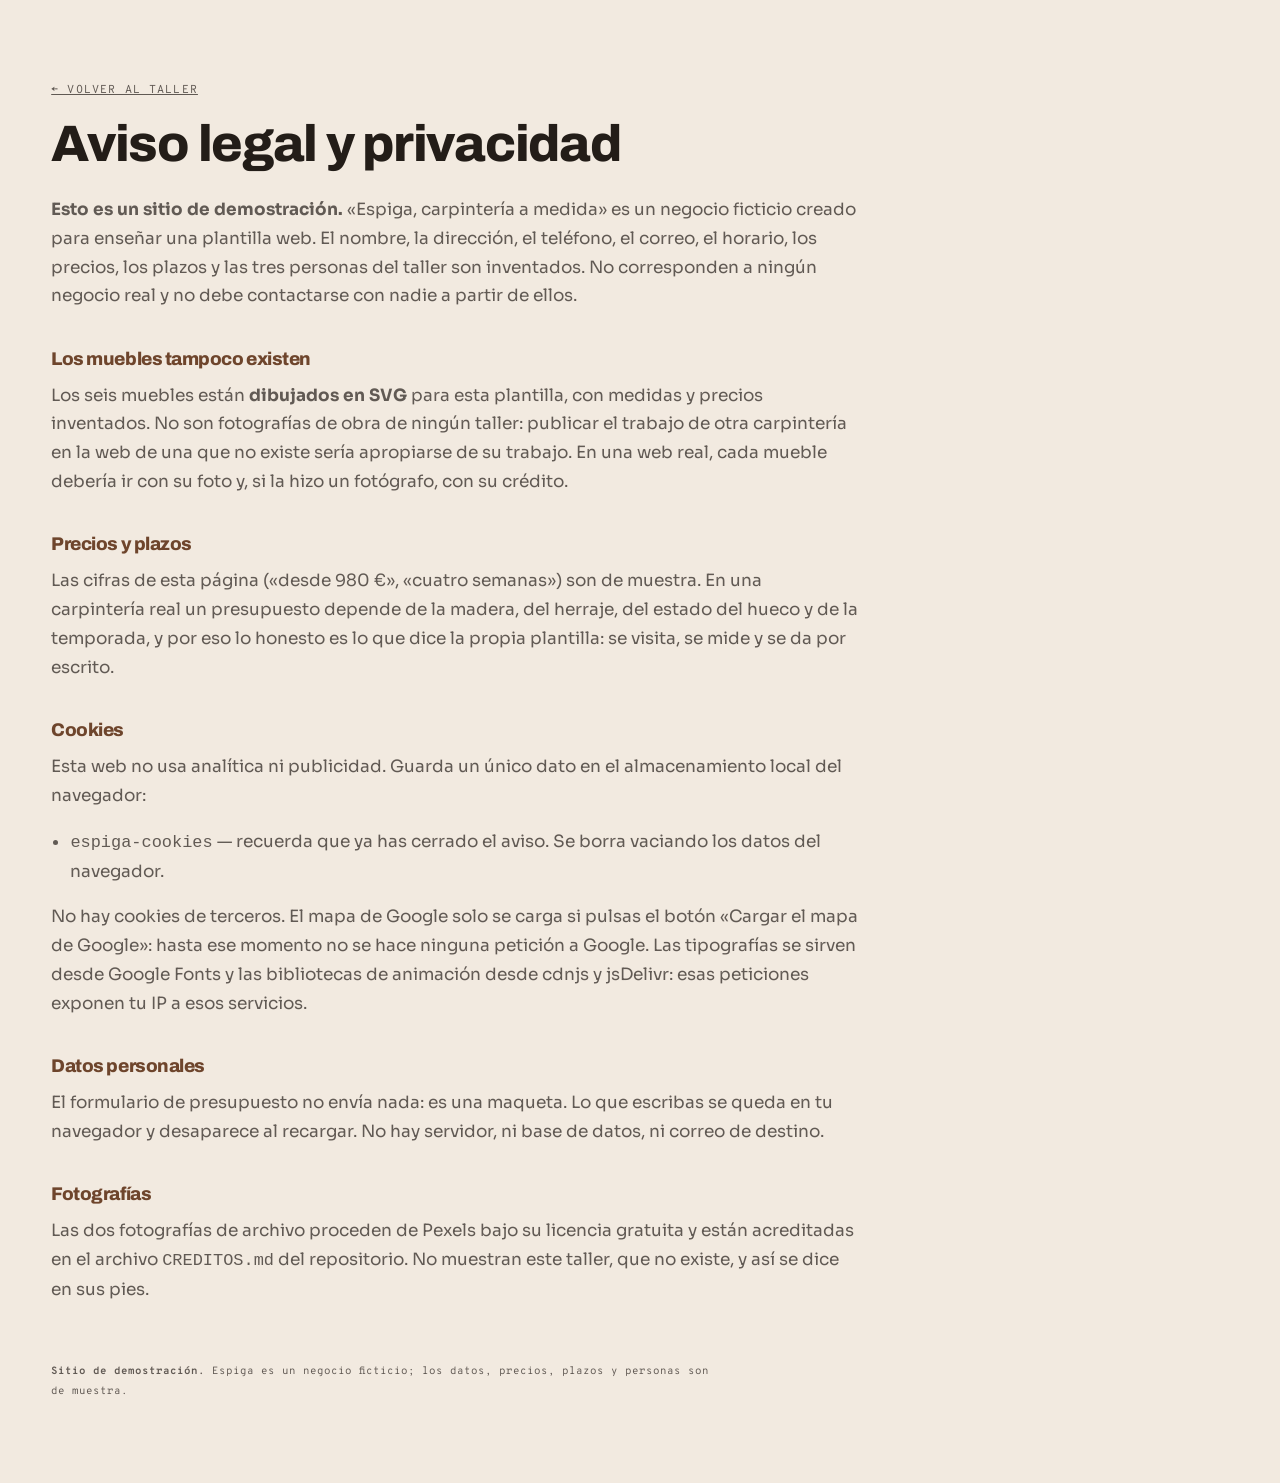
<file: legal.html>
<!doctype html>
<!-- SITIO DE DEMOSTRACIÓN. Espiga es una carpintería ficticia. -->
<html lang="es">
<head>
<meta charset="utf-8">
<meta name="viewport" content="width=device-width, initial-scale=1">
<meta name="robots" content="noindex, nofollow">
<title>Aviso legal y privacidad · Espiga (demostración)</title>
<link rel="icon" href="favicon.svg" type="image/svg+xml">
<link rel="preconnect" href="https://fonts.googleapis.com">
<link rel="preconnect" href="https://fonts.gstatic.com" crossorigin>
<link rel="stylesheet" href="https://fonts.googleapis.com/css2?family=Archivo:wght@400;600;800&family=Sora:wght@400;500;600&family=Overpass+Mono:wght@400;500&display=swap">
<link rel="stylesheet" href="css/estilo.css">
<style>
  .legal { max-width: 70ch; padding: clamp(3rem, 9vh, 6rem) var(--marco); }
  .legal h1 { font-size: clamp(1.9rem, 1.2rem + 2.8vw, 3.2rem); margin-bottom: 1.5rem; }
  .legal h2 { font-size: 1.15rem; margin: 2.4rem 0 0.8rem; color: var(--madera-oscura); }
  .legal p, .legal li { color: var(--tinta-70); }
  .legal ul { padding-left: 1.2rem; }
</style>
</head>
<body>
<main class="legal">
  <p class="indice"><a href="index.html">← Volver al taller</a></p>
  <h1>Aviso legal y privacidad</h1>

  <p><strong>Esto es un sitio de demostración.</strong> «Espiga, carpintería a medida» es
  un negocio ficticio creado para enseñar una plantilla web. El nombre, la dirección, el
  teléfono, el correo, el horario, los precios, los plazos y las tres personas del taller
  son inventados. No corresponden a ningún negocio real y no debe contactarse con nadie a
  partir de ellos.</p>

  <h2>Los muebles tampoco existen</h2>
  <p>Los seis muebles están <strong>dibujados en SVG</strong> para esta plantilla, con
  medidas y precios inventados. No son fotografías de obra de ningún taller: publicar el
  trabajo de otra carpintería en la web de una que no existe sería apropiarse de su
  trabajo. En una web real, cada mueble debería ir con su foto y, si la hizo un
  fotógrafo, con su crédito.</p>

  <h2>Precios y plazos</h2>
  <p>Las cifras de esta página («desde 980 €», «cuatro semanas») son de muestra. En una
  carpintería real un presupuesto depende de la madera, del herraje, del estado del hueco
  y de la temporada, y por eso lo honesto es lo que dice la propia plantilla: se visita,
  se mide y se da por escrito.</p>

  <h2 id="cookies">Cookies</h2>
  <p>Esta web no usa analítica ni publicidad. Guarda un único dato en el almacenamiento
  local del navegador:</p>
  <ul>
    <li><code>espiga-cookies</code> — recuerda que ya has cerrado el aviso. Se borra
    vaciando los datos del navegador.</li>
  </ul>
  <p>No hay cookies de terceros. El mapa de Google solo se carga si pulsas el botón
  «Cargar el mapa de Google»: hasta ese momento no se hace ninguna petición a Google. Las
  tipografías se sirven desde Google Fonts y las bibliotecas de animación desde cdnjs y
  jsDelivr: esas peticiones exponen tu IP a esos servicios.</p>

  <h2>Datos personales</h2>
  <p>El formulario de presupuesto no envía nada: es una maqueta. Lo que escribas se queda
  en tu navegador y desaparece al recargar. No hay servidor, ni base de datos, ni correo
  de destino.</p>

  <h2>Fotografías</h2>
  <p>Las dos fotografías de archivo proceden de Pexels bajo su licencia gratuita y están
  acreditadas en el archivo <code>CREDITOS.md</code> del repositorio. No muestran este
  taller, que no existe, y así se dice en sus pies.</p>

  <p class="pie__sello" style="border:0;padding-top:2.5rem">
    <strong>Sitio de demostración.</strong> Espiga es un negocio ficticio; los datos,
    precios, plazos y personas son de muestra.
  </p>
</main>
</body>
</html>
</file>
<file: css/estilo.css>
/* ==========================================================================
   Espiga — carpintería a medida (SITIO DE DEMOSTRACIÓN, negocio ficticio)
   Concepto: «Ensamble». Un mueble a medida es, sobre todo, dos piezas que
   encajan. La web se comporta igual: las cosas entran desde su lado y se
   meten en su hueco, y el hero es una espiga entrando en su mortaja.
   ========================================================================== */

:root {
  --papel: #F2EAE0;
  --papel-claro: #F9F4EC;
  --tinta: #231D18;
  --tinta-70: rgba(35, 29, 24, 0.7);
  --tinta-45: rgba(35, 29, 24, 0.64);
  --tinta-12: rgba(35, 29, 24, 0.12);
  --madera: #B07F41;
  --madera-oscura: #6E452C;
  --cota: #7A6A58;
  --verde: #4A6B3E;

  --display: "Archivo", "Trebuchet MS", sans-serif;
  --texto: "Sora", system-ui, sans-serif;
  --mono: "Overpass Mono", ui-monospace, "Courier New", monospace;

  --marco: clamp(1rem, 4vw, 4rem);
}

*, *::before, *::after { box-sizing: border-box; }
html { -webkit-text-size-adjust: 100%; overflow-x: clip; }

body {
  margin: 0;
  background: var(--papel);
  color: var(--tinta);
  font-family: var(--texto);
  font-size: clamp(1rem, 0.96rem + 0.2vw, 1.06rem);
  line-height: 1.7;
  overflow-x: hidden;
}

img, svg { max-width: 100%; }
img { height: auto; display: block; }

h1, h2, h3 { font-family: var(--display); font-weight: 800; line-height: 1.05; letter-spacing: -0.025em; margin: 0; }
p { margin: 0 0 1em; }
a { color: inherit; }

::selection { background: var(--madera); color: var(--papel-claro); }
:focus-visible { outline: 3px solid var(--madera-oscura); outline-offset: 3px; }

.visualmente-oculta {
  position: absolute !important;
  width: 1px; height: 1px; margin: -1px; padding: 0; border: 0;
  clip-path: inset(50%); overflow: hidden; white-space: nowrap;
}

.salto {
  position: fixed; top: 0.75rem; left: 0.75rem; z-index: 300;
  transform: translateY(-200%);
  background: var(--madera-oscura); color: var(--papel-claro);
  padding: 0.7rem 1.1rem; border-radius: 3px;
  font-family: var(--mono); font-size: 0.75rem; text-decoration: none;
}
.salto:focus { transform: none; }

section[id] { scroll-margin-top: clamp(4.5rem, 10vh, 6rem); }

.kicker, .indice {
  font-family: var(--mono); font-size: 0.72rem;
  letter-spacing: 0.1em; text-transform: uppercase;
  color: var(--madera-oscura); margin: 0 0 1.1rem;
}
.parrafo { color: var(--tinta-70); max-width: 56ch; }
.seccion__cabeza { max-width: 62ch; }
.seccion__cabeza h2 { font-size: clamp(1.8rem, 1.1rem + 2.8vw, 3.3rem); margin-bottom: 1rem; }
.aviso { font-family: var(--mono); font-size: 0.7rem; line-height: 1.9; color: var(--tinta-45); margin: 1.8rem 0 0; max-width: 88ch; }

/* ── Botones ───────────────────────────────────────────────────────────── */
.boton {
  display: inline-flex; align-items: center; gap: 0.5rem;
  font-family: var(--mono); font-size: 0.76rem; font-weight: 500;
  letter-spacing: 0.03em; text-decoration: none;
  padding: 0.85rem 1.4rem;
  border: 2px solid var(--tinta); border-radius: 3px;
  background: transparent; color: var(--tinta); cursor: pointer;
  transition: background 0.2s ease, color 0.2s ease, border-color 0.2s ease;
}
.boton--madera { background: var(--madera-oscura); border-color: var(--madera-oscura); color: var(--papel-claro); }
.boton--madera:hover { background: var(--tinta); border-color: var(--tinta); }
.boton--linea:hover { background: var(--tinta); color: var(--papel-claro); }

/* ── Cabecera ──────────────────────────────────────────────────────────── */
.cabecera {
  position: fixed; inset: 0 0 auto 0; z-index: 90;
  display: flex; align-items: center; justify-content: space-between; gap: 1rem;
  padding: 0.85rem var(--marco);
  background: color-mix(in srgb, var(--papel) 92%, transparent);
  backdrop-filter: blur(8px);
  border-bottom: 1px solid transparent;
  transition: border-color 0.3s ease;
}
.cabecera.esta-pegada { border-bottom-color: var(--tinta-12); }
.marca { display: inline-flex; align-items: center; gap: 0.6rem; text-decoration: none; }
.marca__icono { width: 38px; height: auto; color: var(--madera-oscura); flex: none; }
.marca__texto { font-family: var(--display); font-weight: 800; font-size: 1.2rem; letter-spacing: -0.03em; }

.nav { display: flex; align-items: center; gap: clamp(0.8rem, 1.8vw, 2rem); }
.nav ul { display: flex; gap: clamp(0.7rem, 1.6vw, 1.4rem); list-style: none; margin: 0; padding: 0; }
.nav a {
  font-family: var(--mono); font-size: 0.74rem; text-decoration: none;
  border-bottom: 2px solid transparent; padding-bottom: 2px;
}
.nav a:hover { border-bottom-color: var(--madera); }
.nav__cta { padding: 0.55rem 1rem; }

.hamburguesa {
  display: none; align-items: center; gap: 0.5rem;
  background: none; border: 2px solid var(--tinta); border-radius: 3px;
  padding: 0.5rem 0.9rem; cursor: pointer; color: inherit;
  font-family: var(--mono); font-size: 0.72rem;
}
.hamburguesa__lineas { display: grid; gap: 4px; width: 18px; }
.hamburguesa__lineas i { display: block; height: 2px; background: currentColor; transition: transform 0.3s ease; }
.hamburguesa[aria-expanded="true"] .hamburguesa__lineas i:first-child { transform: translateY(3px) rotate(45deg); }
.hamburguesa[aria-expanded="true"] .hamburguesa__lineas i:last-child { transform: translateY(-3px) rotate(-45deg); }

/* ── Hero y el ensamble ────────────────────────────────────────────────── */
.hero {
  min-height: 100svh;
  padding: clamp(6.5rem, 14vh, 9rem) var(--marco) clamp(2.5rem, 6vh, 4rem);
  display: grid;
  grid-template-columns: minmax(0, 1fr) minmax(0, 0.95fr);
  gap: clamp(2rem, 5vw, 4rem);
  align-items: center;
}
.hero__titulo { font-size: clamp(2.2rem, 1.1rem + 3.8vw, 4.4rem); max-width: 15ch; margin-bottom: 1.2rem; }
.hero__entrada { color: var(--tinta-70); max-width: 48ch; font-size: 1.04em; }
.hero__acciones { display: flex; gap: 0.8rem; flex-wrap: wrap; margin: 2rem 0; }
.hero__cifras {
  list-style: none; margin: 0; padding: 1.5rem 0 0; border-top: 2px solid var(--tinta);
  display: flex; flex-wrap: wrap; gap: clamp(1.2rem, 4vw, 3.5rem);
}
.hero__cifras li { display: grid; }
.hero__cifras b {
  font-family: var(--display); font-weight: 800; font-size: clamp(1.9rem, 1.4rem + 1.8vw, 2.8rem);
  line-height: 1; color: var(--madera-oscura); font-variant-numeric: tabular-nums;
}
.hero__cifras span { font-family: var(--mono); font-size: 0.64rem; color: var(--tinta-45); margin-top: 0.4rem; max-width: 18ch; }

.ensamble { margin: 0; }
.ensamble svg { width: 100%; height: auto; }
.ensamble figcaption { display: grid; gap: 0.7rem; justify-items: start; margin-top: 1rem; }
.ensamble__boton {
  font-family: var(--mono); font-size: 0.74rem;
  padding: 0.55rem 1rem; border-radius: 3px;
  border: 2px solid var(--tinta); background: transparent; color: var(--tinta); cursor: pointer;
  transition: background 0.2s ease, color 0.2s ease;
}
.ensamble__boton:hover { background: var(--tinta); color: var(--papel-claro); }
.ensamble__pie { font-family: var(--mono); font-size: 0.68rem; color: var(--tinta-45); line-height: 1.8; }

/* ── Muebles ───────────────────────────────────────────────────────────── */
.muebles { padding: clamp(3.5rem, 8vh, 6rem) var(--marco); background: var(--papel-claro); border-block: 2px solid var(--tinta); }
.rejilla {
  list-style: none; margin: clamp(2rem, 5vh, 3.5rem) 0 0; padding: 0;
  display: grid; grid-template-columns: repeat(auto-fill, minmax(min(100%, 20rem), 1fr));
  gap: clamp(1.4rem, 3vw, 2.6rem);
}
.mueble {
  background: var(--papel); border: 2px solid var(--tinta); border-radius: 4px;
  padding: clamp(1rem, 2vw, 1.5rem);
  display: grid; gap: 0.9rem; align-content: start;
  transition: box-shadow 0.25s ease, transform 0.25s ease;
}
.mueble:hover { transform: translate(-2px, -2px); box-shadow: 8px 8px 0 var(--madera); }
.mueble img { width: 100%; }
.mueble__ficha h3 { font-size: 1.25rem; margin-bottom: 0.2rem; }
.mueble__dato { font-family: var(--mono); font-size: 0.66rem; color: var(--madera-oscura); margin: 0 0 0.6rem; }
.mueble__ficha p:not(.mueble__dato):not(.mueble__precio) { color: var(--tinta-70); font-size: 0.92em; margin: 0 0 0.6rem; }
.mueble__precio { font-family: var(--mono); font-weight: 500; font-size: 0.92rem; margin: 0; }

/* ── Cómo trabajamos ───────────────────────────────────────────────────── */
.como { padding: clamp(3.5rem, 8vh, 6rem) var(--marco); }
.pasos {
  list-style: none; margin: clamp(2rem, 5vh, 3.5rem) 0 clamp(2rem, 5vh, 3rem); padding: 0;
  display: grid; grid-template-columns: repeat(auto-fit, minmax(min(100%, 13rem), 1fr));
  gap: 0;
}
.pasos li { border-left: 2px solid var(--tinta-12); padding: 0 clamp(0.9rem, 1.8vw, 1.5rem); }
.pasos li:first-child { border-left: 0; padding-left: 0; }
.pasos__num { font-family: var(--mono); font-size: 0.72rem; color: var(--madera-oscura); margin-bottom: 0.8rem; }
.pasos h3 { font-size: 1.25rem; margin-bottom: 0.5rem; }
.pasos li p:not(.pasos__num):not(.pasos__dato) { color: var(--tinta-70); font-size: 0.92em; }
.pasos__dato {
  display: inline-block; margin: 0;
  font-family: var(--mono); font-size: 0.66rem; color: var(--tinta);
  border: 1.5px solid var(--cota); border-radius: 2px; padding: 0.25rem 0.6rem;
}

.como__foto { margin: 0; }
.como__foto img { width: 100%; max-height: 62vh; object-fit: cover; border: 2px solid var(--tinta); border-radius: 4px; }
.como__foto figcaption, .taller__foto figcaption {
  font-family: var(--mono); font-size: 0.66rem; color: var(--tinta-45); margin-top: 0.7rem; line-height: 1.7;
}

/* ── Maderas ───────────────────────────────────────────────────────────── */
.maderas { padding: clamp(3.5rem, 8vh, 6rem) var(--marco); background: var(--tinta); color: var(--papel); }
.maderas .indice { color: var(--madera); }
.tabla { width: 100%; border-collapse: collapse; margin: clamp(2rem, 5vh, 3rem) 0; }
.tabla thead th {
  text-align: left; padding: 0 0.6rem 0.7rem 0;
  font-family: var(--mono); font-size: 0.64rem; font-weight: 500;
  letter-spacing: 0.1em; text-transform: uppercase; color: rgba(242, 234, 224, 0.5);
  border-bottom: 2px solid var(--madera);
}
.tabla tbody tr { border-bottom: 1px solid rgba(242, 234, 224, 0.2); }
.tabla th, .tabla td { text-align: left; padding: 0.9rem 0.6rem 0.9rem 0; vertical-align: baseline; }
.tabla tbody th { font-family: var(--texto); font-weight: 600; font-size: 1rem; }
.tabla td:first-of-type {
  font-family: var(--display); font-weight: 800; font-size: 1.3rem;
  color: var(--madera); white-space: nowrap; width: 6rem;
}
.tabla td:last-child { color: rgba(242, 234, 224, 0.72); font-size: 0.92em; }

.maderas__nota { border: 2px solid rgba(242, 234, 224, 0.3); border-radius: 4px; padding: clamp(1.2rem, 3vw, 1.8rem); max-width: 74ch; }
.maderas__nota h3 { font-size: 1.2rem; margin-bottom: 0.9rem; }
.maderas__nota ul { margin: 0; padding-left: 1.1rem; display: grid; gap: 0.6rem; }
.maderas__nota li { color: rgba(242, 234, 224, 0.8); font-size: 0.93em; }

/* ── El taller ─────────────────────────────────────────────────────────── */
.taller { padding: clamp(3.5rem, 8vh, 6rem) var(--marco); }
.taller__rejilla {
  display: grid; gap: clamp(1.5rem, 4vw, 3.5rem);
  grid-template-columns: minmax(0, 1.6fr) minmax(0, 0.8fr);
  margin-top: clamp(2rem, 5vh, 3.5rem);
  align-items: start;
}
.fichas { list-style: none; margin: 0; padding: 0; display: grid; gap: 1.6rem; }
.fichas li { border-top: 2px solid var(--tinta); padding-top: 1rem; }
.fichas h3 { font-size: 1.2rem; margin-bottom: 0.2rem; }
.fichas__papel { font-family: var(--mono); font-size: 0.66rem; color: var(--madera-oscura); margin-bottom: 0.6rem; }
.fichas li p:last-child { color: var(--tinta-70); font-size: 0.92em; margin: 0; }
.taller__foto { margin: 0; }
.taller__foto img { width: 100%; aspect-ratio: 2 / 3; object-fit: cover; border: 2px solid var(--tinta); border-radius: 4px; }

/* ── Presupuesto ───────────────────────────────────────────────────────── */
.presupuesto { padding: clamp(3.5rem, 8vh, 6rem) var(--marco); background: var(--papel-claro); border-top: 2px solid var(--tinta); }
.presupuesto__rejilla {
  display: grid; gap: clamp(2rem, 4vw, 3.5rem);
  grid-template-columns: repeat(auto-fit, minmax(min(100%, 19rem), 1fr));
  margin-top: clamp(2rem, 5vh, 3.5rem);
  align-items: start;
}
.formulario { background: var(--papel); border: 2px solid var(--tinta); border-radius: 4px; padding: clamp(1.3rem, 3vw, 2.2rem); }
.formulario h3 { font-size: 1.3rem; margin-bottom: 0.7rem; }
.formulario__texto { color: var(--tinta-70); font-size: 0.92em; }
.campo { display: grid; gap: 0.35rem; margin-bottom: 1rem; }
.campo label { font-family: var(--mono); font-size: 0.66rem; letter-spacing: 0.06em; text-transform: uppercase; color: var(--tinta-45); }
.campo input, .campo select {
  font: inherit; font-size: 0.95em;
  padding: 0.7rem 0.85rem;
  border: 2px solid var(--tinta-12); border-radius: 3px;
  background: var(--papel-claro); color: inherit; width: 100%;
}
.formulario__estado { font-family: var(--mono); font-size: 0.76rem; color: var(--verde); margin: 1rem 0 0; min-height: 1.2em; }
.formulario__demo { font-family: var(--mono); font-size: 0.64rem; color: var(--tinta-45); margin: 0.6rem 0 0; }

.donde__estado {
  display: inline-flex; font-family: var(--mono); font-size: 0.72rem;
  border: 2px solid var(--tinta); border-radius: 3px;
  padding: 0.35rem 0.9rem; margin-bottom: 1.2rem;
}
.donde__estado.esta-abierto { background: var(--verde); border-color: var(--verde); color: var(--papel-claro); }
.donde address { font-style: normal; line-height: 1.9; margin-bottom: 1.2rem; }
.horario { margin: 0 0 1.2rem; display: grid; gap: 0.5rem; }
.horario > div { display: grid; grid-template-columns: minmax(0, 1fr) auto; gap: 1rem; border-top: 1px solid var(--tinta-12); padding-top: 0.5rem; }
.horario > div.es-hoy dt { color: var(--madera-oscura); font-weight: 600; }
.horario dd { margin: 0; font-family: var(--mono); font-size: 0.76rem; text-align: right; }
.donde__nota { color: var(--tinta-70); font-size: 0.92em; }
.mapa__aviso { font-family: var(--mono); font-size: 0.64rem; line-height: 1.7; color: var(--tinta-45); margin: 0.8rem 0 0; }
.mapa iframe { width: 100%; height: 300px; border: 2px solid var(--tinta); border-radius: 4px; display: block; }

/* ── Pie ───────────────────────────────────────────────────────────────── */
.pie {
  border-top: 2px solid var(--tinta);
  padding: clamp(2.5rem, 6vh, 4rem) var(--marco) 2.5rem;
  display: grid; gap: 2rem;
  grid-template-columns: repeat(auto-fit, minmax(min(100%, 17rem), 1fr));
  align-items: start;
}
.pie__marca { display: flex; gap: 0.9rem; align-items: flex-start; }
.pie__marca .marca__icono { width: 46px; color: var(--madera-oscura); flex: none; }
.pie__marca p { margin: 0; font-family: var(--mono); font-size: 0.72rem; line-height: 1.8; color: var(--tinta-70); }
.pie__nav ul { list-style: none; margin: 0; padding: 0; display: grid; gap: 0.5rem; }
.pie__nav a { font-family: var(--mono); font-size: 0.72rem; }
.pie__sello {
  grid-column: 1 / -1; margin: 0;
  border-top: 1px solid var(--tinta-12); padding-top: 1.4rem;
  font-family: var(--mono); font-size: 0.66rem; line-height: 1.9; color: var(--tinta-70);
  max-width: 94ch;
}

/* ── Aviso de cookies ──────────────────────────────────────────────────── */
.cookie-banner {
  position: fixed; z-index: 200;
  left: var(--marco); right: var(--marco); bottom: clamp(0.8rem, 2vh, 1.4rem);
  background: var(--tinta); color: var(--papel);
  padding: 1.1rem 1.3rem; gap: 1.2rem;
  align-items: center; justify-content: space-between; flex-wrap: wrap;
  border-radius: 4px;
}
/* OJO: el display va aquí, nunca en .cookie-banner a secas, o gana a [hidden] */
.cookie-banner:not([hidden]) { display: flex; }
.cookie-banner p { margin: 0; max-width: 72ch; font-size: 0.85rem; line-height: 1.6; }
.cookie-banner__acciones { display: flex; gap: 0.6rem; flex-wrap: wrap; }
.cookie-banner .boton--linea { border-color: rgba(242, 234, 224, 0.45); color: var(--papel); }
.cookie-banner .boton--linea:hover { background: var(--papel); color: var(--tinta); }

/* ── Cursor ────────────────────────────────────────────────────────────── */
.cursor { display: none; }
@media (hover: hover) and (pointer: fine) {
  .cursor {
    display: block; position: fixed; top: 0; left: 0; z-index: 250;
    pointer-events: none; transform: translate3d(-100px, -100px, 0);
  }
  /* una pieza con su espiga */
  .cursor__pieza {
    display: block; width: 22px; height: 16px; margin: -8px 0 0 -11px;
    background: var(--madera-oscura);
    clip-path: polygon(0 0, 70% 0, 70% 30%, 100% 30%, 100% 70%, 70% 70%, 70% 100%, 0 100%);
    transition: width 0.25s ease, height 0.25s ease, margin 0.25s ease;
  }
  .cursor.es-grande .cursor__pieza { width: 104px; height: 76px; margin: -38px 0 0 -52px; }
  .cursor__texto {
    position: absolute; top: 50%; left: 45%; transform: translate(-50%, -50%);
    font-family: var(--mono); font-size: 0.6rem; color: var(--papel);
    opacity: 0; white-space: nowrap;
  }
  .cursor.es-grande .cursor__texto { opacity: 1; }
}

/* ── Estados de entrada (solo con GSAP) ────────────────────────────────── */
.has-motion .kicker,
.has-motion .indice,
.has-motion .parrafo,
.has-motion .hero__entrada,
.has-motion .hero__acciones,
.has-motion .hero__cifras,
.has-motion .ensamble,
.has-motion .mueble,
.has-motion .pasos li,
.has-motion .como__foto,
.has-motion .tabla tbody tr,
.has-motion .maderas__nota,
.has-motion .fichas li,
.has-motion .taller__foto,
.has-motion .formulario,
.has-motion .donde { opacity: 0; }
.has-motion .palabra__letra { opacity: 0; }

.palabra { display: inline-block; white-space: nowrap; }
.palabra__letra { display: inline-block; will-change: transform, opacity; }

/* ── Responsive ────────────────────────────────────────────────────────── */
@media (max-width: 1000px) {
  .hamburguesa { display: inline-flex; }
  .nav {
    position: fixed; inset: 0 0 auto 0;
    flex-direction: column; align-items: stretch; gap: 1.2rem;
    padding: 5.5rem var(--marco) 2.5rem;
    background: var(--papel); border-bottom: 2px solid var(--tinta);
    transform: translateY(-101%);
    transition: transform 0.4s cubic-bezier(0.6, 0, 0.2, 1);
    z-index: -1;
  }
  .nav.esta-abierto { transform: translateY(0); }
  .nav ul { flex-direction: column; gap: 0.9rem; }
  .nav a { font-size: 1rem; }
  .nav__cta { justify-content: center; }

  .hero { grid-template-columns: 1fr; align-content: center; }
  .pasos li { border-left: 0; padding: 0; }
  .pasos { gap: 1.6rem; }
  .taller__rejilla { grid-template-columns: 1fr; }
  .taller__foto img { aspect-ratio: 16 / 9; }
}

@media (max-width: 680px) {
  .tabla td:last-child { display: none; }
}

/* ── Movimiento reducido ───────────────────────────────────────────────── */
@media (prefers-reduced-motion: reduce) {
  *, *::before, *::after {
    animation-duration: 0.001ms !important;
    animation-iteration-count: 1 !important;
    transition-duration: 0.001ms !important;
    scroll-behavior: auto !important;
  }
  .cursor { display: none; }
  .mueble:hover { transform: none; }
}

/* ── Cortina de entrada ────────────────────────────────────────────────
   Obligatoria (§5 del pliego). El `display` va en `:not([hidden])`, nunca
   en la clase a secas: si no, ganaría al atributo y la página quedaría
   tapada para siempre —el mismo fallo que el aviso de cookies.
   ────────────────────────────────────────────────────────────────────── */
.cortina { position: fixed; inset: 0; z-index: 400; }
.cortina:not([hidden]) { display: grid; place-items: center; }
.cortina[hidden] { display: none !important; }
.cortina__centro {
  position: relative; z-index: 3;
  display: grid; justify-items: center; gap: 0.9rem;
  padding: 0 1.5rem; text-align: center;
}
.cortina__marca {
  margin: 0; font-family: var(--display);
  font-size: clamp(2.1rem, 8vw, 4.6rem); line-height: 0.95;
  letter-spacing: -0.03em;
}
.cortina__pie {
  margin: 0; font-family: var(--mono);
  font-size: clamp(0.6rem, 1.8vw, 0.72rem); letter-spacing: 0.34em;
  text-transform: uppercase;
}
@media (prefers-reduced-motion: reduce) { .cortina { display: none !important; } }

/* «Ensamble»: las dos piezas se aprietan un poco y luego la espiga sale de
   la mortaja. Las mitades miden 52% y se solapan: así las esquinas
   redondeadas de dentro no dejan ver la página. */
.cortina--carpinteria { background: transparent; overflow: hidden; }
.cortina__pieza { position: absolute; top: 0; bottom: 0; width: 52%; background: var(--tinta); }
.cortina__pieza--izq {
  left: 0; z-index: 2;
  border-radius: 0 clamp(14px, 3vw, 34px) clamp(14px, 3vw, 34px) 0;
}
.cortina__pieza--der {
  right: 0; z-index: 1; background: var(--madera-oscura);
  border-radius: clamp(14px, 3vw, 34px) 0 0 clamp(14px, 3vw, 34px);
}
.cortina__espiga {
  position: absolute; left: 100%; top: 50%; margin-top: clamp(-85px, -7vh, -45px);
  width: clamp(54px, 8vw, 96px); height: clamp(90px, 14vh, 170px);
}
.cortina__espiga rect { fill: var(--madera); }
.cortina--carpinteria .cortina__centro { z-index: 3; }
.cortina--carpinteria .cortina__marca { color: var(--papel-claro); }
.cortina--carpinteria .cortina__pie { color: var(--madera); }
.cortina__cota { width: min(56vw, 18rem); height: auto; }
.cortina__cota path { fill: none; stroke: var(--cota); stroke-width: 2.5; stroke-linecap: round; }
.has-motion .cortina__cota path { stroke-dasharray: 1; stroke-dashoffset: 1; }
</file>
